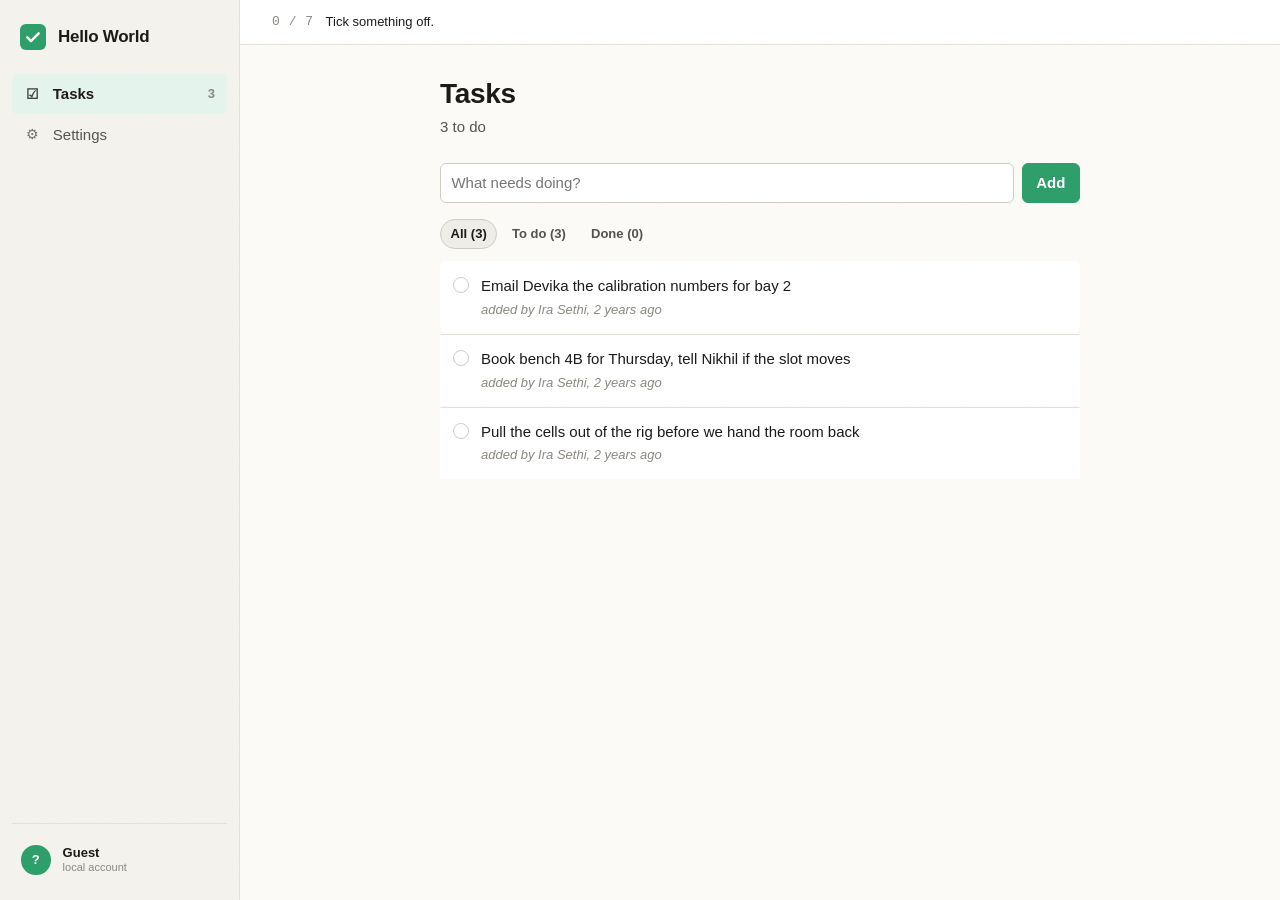
<file: index.html>
<!doctype html>
<html lang="en" data-chapter="0">
<head>
<meta charset="utf-8">
<meta name="viewport" content="width=device-width, initial-scale=1, viewport-fit=cover">
<title>Hello World</title>
<meta name="description" content="A simple to-do list app. Add a task, tick it off. Works offline, stores nothing on a server.">
<meta name="color-scheme" content="light dark">
<meta name="theme-color" content="#fbfaf7">

<meta property="og:type" content="website">
<meta property="og:title" content="Hello World">
<meta property="og:description" content="A simple to-do list app. Add a task, tick it off.">
<meta name="twitter:card" content="summary">

<link rel="icon" href="data:image/svg+xml,%3Csvg xmlns='http://www.w3.org/2000/svg' viewBox='0 0 32 32'%3E%3Crect width='32' height='32' rx='7' fill='%232e9e6b'/%3E%3Cpath d='M9 16.5l4.5 4.5L23 11.5' stroke='white' stroke-width='3' fill='none' stroke-linecap='round' stroke-linejoin='round'/%3E%3C/svg%3E">

<link rel="stylesheet" href="assets/css/tokens.css">
<link rel="stylesheet" href="assets/css/base.css">
<link rel="stylesheet" href="assets/css/layout.css">
<link rel="stylesheet" href="assets/css/components.css">
<link rel="stylesheet" href="assets/css/modules.css">
<link rel="stylesheet" href="assets/css/terminal.css">
</head>
<body>

<a class="skip-link" href="#view">Skip to content</a>

<div id="app" hidden>
  <aside id="sidebar" aria-label="Main navigation">
    <div class="brand">
      <span class="brand-mark" aria-hidden="true">
        <svg viewBox="0 0 32 32" width="26" height="26"><rect width="32" height="32" rx="7" fill="currentColor"/><path d="M9 16.5l4.5 4.5L23 11.5" stroke="var(--paper)" stroke-width="3" fill="none" stroke-linecap="round" stroke-linejoin="round"/></svg>
      </span>
      <span class="brand-name">Hello World</span>
    </div>

    <nav id="nav" class="nav"></nav>

    <div id="bench-slot" class="bench-slot" hidden></div>

    <div class="sidebar-foot">
      <button type="button" id="account-chip" class="account-chip" aria-haspopup="dialog">
        <span class="avatar" aria-hidden="true">?</span>
        <span class="account-text">
          <span class="account-name">Loading</span>
          <span class="account-sub">local account</span>
        </span>
      </button>
    </div>
  </aside>

  <main id="main">
    <div id="objective" class="objective" hidden></div>
    <div id="view" tabindex="-1"></div>
  </main>
</div>

<div id="toasts" class="toasts" role="status" aria-live="polite"></div>
<div id="live-region" class="sr-only" role="status" aria-live="polite"></div>
<div id="modal-root"></div>
<div id="fx" aria-hidden="true"></div>

<noscript>
  <div style="max-width:34rem;margin:4rem auto;padding:0 1.5rem;font:16px/1.6 system-ui,sans-serif">
    <h1>Hello World</h1>
    <p>This to-do list runs entirely in your browser, so it needs JavaScript to be enabled.</p>
  </div>
</noscript>

<script type="module" src="assets/js/main.js"></script>
</body>
</html>
</file>
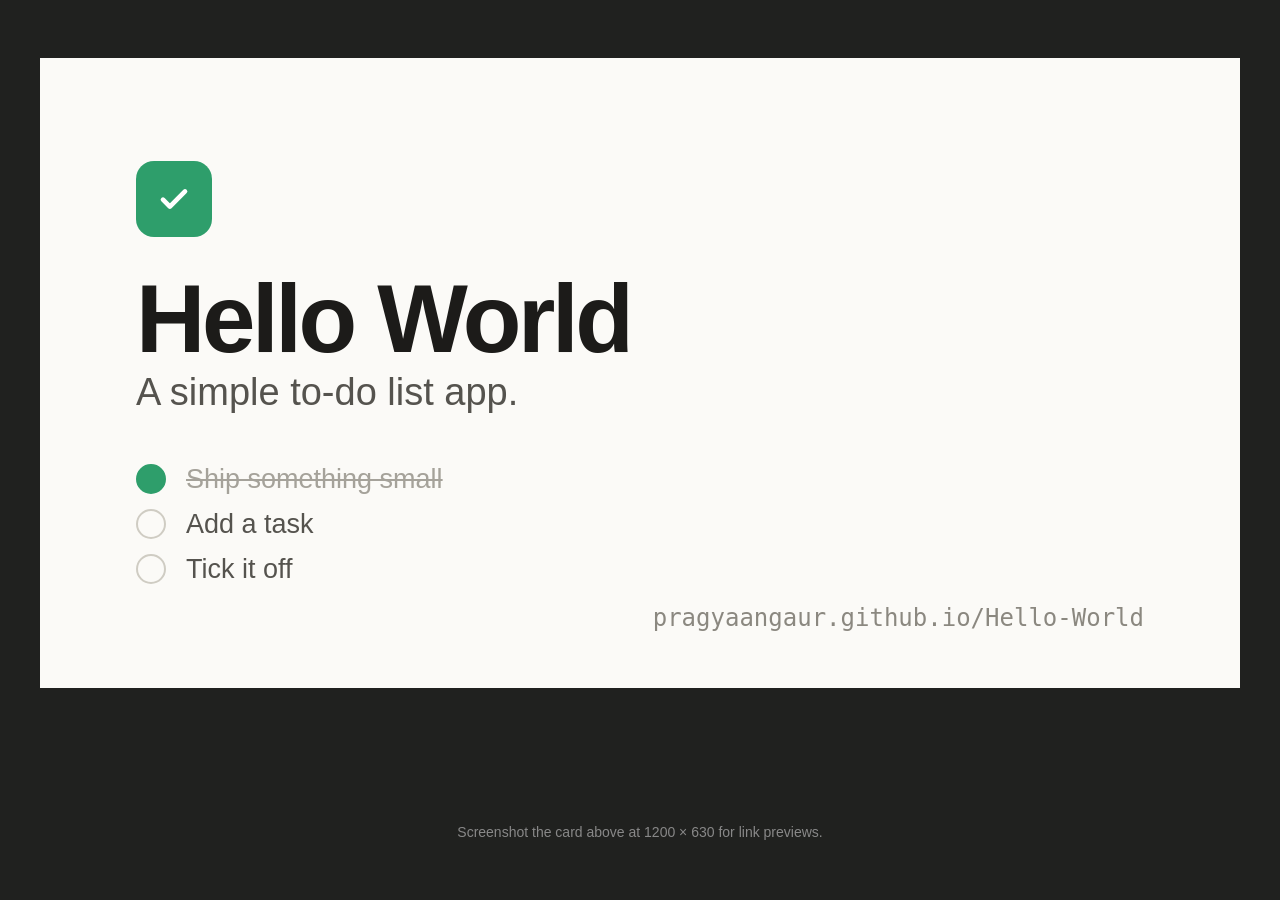
<file: card.html>
<!doctype html>
<html lang="en">
<head>
<meta charset="utf-8">
<title>Hello World · social card</title>
<meta name="robots" content="noindex">
<style>
  /* A 1200 by 630 card for link previews. Open this page and screenshot the
     framed area, then save it as assets/img/og.png and point og:image at it.
     It is a separate page so nothing here can affect the app. */
  body { margin:0; background:#20211f; display:grid; place-items:center; min-height:100vh;
         font-family:-apple-system,BlinkMacSystemFont,"Segoe UI",Roboto,Arial,sans-serif; }
  .card { width:1200px; height:630px; background:#FBFAF7; color:#1C1B19;
          display:flex; flex-direction:column; justify-content:center; gap:34px;
          padding:0 96px; box-sizing:border-box; position:relative; overflow:hidden; }
  .mark { width:76px; height:76px; border-radius:18px; background:#2E9E6B;
          display:grid; place-items:center; }
  h1 { font-size:96px; margin:0; letter-spacing:-.035em; font-weight:680; line-height:1; }
  p  { font-size:38px; margin:0; color:#55534E; line-height:1.35; }
  .list { display:flex; flex-direction:column; gap:14px; margin-top:12px; }
  .row { display:flex; align-items:center; gap:20px; font-size:27px; color:#55534E; }
  .box { width:26px; height:26px; border-radius:50%; border:2.5px solid #CFCCC3; flex:none; }
  .box.on { background:#2E9E6B; border-color:#2E9E6B; }
  .row.done { color:#A5A29A; text-decoration:line-through; }
  .url { position:absolute; right:96px; bottom:56px; font-size:24px; color:#8B8880;
         font-family:ui-monospace,SFMono-Regular,Menlo,monospace; }
  .hint { color:#888; font-size:14px; margin:20px 0 0; }
</style>
</head>
<body>
  <div class="card">
    <div class="mark">
      <svg width="44" height="44" viewBox="0 0 32 32"><path d="M8 16.5l5 5L24 10.5" stroke="#fff" stroke-width="3.4" fill="none" stroke-linecap="round" stroke-linejoin="round"/></svg>
    </div>
    <div>
      <h1>Hello World</h1>
      <p>A simple to-do list app.</p>
    </div>
    <div class="list">
      <div class="row done"><span class="box on"></span>Ship something small</div>
      <div class="row"><span class="box"></span>Add a task</div>
      <div class="row"><span class="box"></span>Tick it off</div>
    </div>
    <div class="url">pragyaangaur.github.io/Hello-World</div>
  </div>
  <p class="hint">Screenshot the card above at 1200 × 630 for link previews.</p>
</body>
</html>
</file>
<file: assets/css/tokens.css>
/* Design tokens.
   The palette is keyed off <html data-chapter> so the interface can shift
   its temperature over time without any component knowing about it. */

:root {
  --font-ui: -apple-system, BlinkMacSystemFont, "Segoe UI", Roboto, "Helvetica Neue", Arial, sans-serif;
  --font-mono: ui-monospace, SFMono-Regular, "SF Mono", Menlo, Consolas, "Liberation Mono", monospace;

  --step--1: 0.8125rem;
  --step-0:  0.9375rem;
  --step-1:  1.0625rem;
  --step-2:  1.3125rem;
  --step-3:  1.75rem;
  --step-4:  2.25rem;

  --sp-1: 0.25rem;
  --sp-2: 0.5rem;
  --sp-3: 0.75rem;
  --sp-4: 1rem;
  --sp-5: 1.5rem;
  --sp-6: 2rem;
  --sp-7: 3rem;

  --r-sm: 6px;
  --r-md: 10px;
  --r-lg: 14px;
  --r-pill: 999px;

  --paper:    #FBFAF7;
  --surface:  #FFFFFF;
  --surface-2:#F3F2ED;
  --sunken:   #EEEDE7;
  --ink:      #1C1B19;
  --ink-2:    #55534E;
  --ink-3:    #8B8880;
  --rule:     #E2E0D9;
  --rule-2:   #CFCCC3;

  --accent:      #2E9E6B;
  --accent-ink:  #FFFFFF;
  --accent-soft: #E4F3EC;
  --accent-line: #A9DCC5;

  --danger:  #B4402F;
  --warn:    #A87413;
  --ok:      #2E9E6B;
  --info:    #2F6F8C;

  --shadow-1: 0 1px 2px rgba(28,27,25,.06), 0 1px 1px rgba(28,27,25,.04);
  --shadow-2: 0 4px 16px rgba(28,27,25,.10), 0 1px 3px rgba(28,27,25,.06);

  --scan: 0;      /* CRT scanline opacity, raised in later chapters */
  --grain: 0;     /* film grain opacity */
  --shift: 0deg;  /* global hue rotation */
  --sat: 1;       /* global saturation */

  --sidebar-w: 15rem;
  --measure: 40rem;
  --dur: 180ms;
  --ease: cubic-bezier(.2,.7,.3,1);
}

/* ---- Dark, for the three states the viewer can be in ---- */
@media (prefers-color-scheme: dark) {
  :root:not([data-theme="light"]) {
    --paper:    #16181A;
    --surface:  #1D2023;
    --surface-2:#23272A;
    --sunken:   #121416;
    --ink:      #E6E8E6;
    --ink-2:    #A6ABA8;
    --ink-3:    #71776F;
    --rule:     #2C3033;
    --rule-2:   #3A3F43;
    --accent:      #46C48A;
    --accent-ink:  #0E1A14;
    --accent-soft: #163023;
    --accent-line: #2A5C44;
    --danger: #E2705C;
    --warn:   #D9A441;
    --ok:     #46C48A;
    --info:   #6BB4D4;
    --shadow-1: 0 1px 2px rgba(0,0,0,.45);
    --shadow-2: 0 6px 22px rgba(0,0,0,.55);
  }
}
:root[data-theme="dark"] {
  --paper:    #16181A;
  --surface:  #1D2023;
  --surface-2:#23272A;
  --sunken:   #121416;
  --ink:      #E6E8E6;
  --ink-2:    #A6ABA8;
  --ink-3:    #71776F;
  --rule:     #2C3033;
  --rule-2:   #3A3F43;
  --accent:      #46C48A;
  --accent-ink:  #0E1A14;
  --accent-soft: #163023;
  --accent-line: #2A5C44;
  --danger: #E2705C;
  --warn:   #D9A441;
  --ok:     #46C48A;
  --info:   #6BB4D4;
  --shadow-1: 0 1px 2px rgba(0,0,0,.45);
  --shadow-2: 0 6px 22px rgba(0,0,0,.55);
}

/* ---- Chapter drift ----
   Chapter 0 and 1 use the palette above untouched. From chapter 2 the
   interface cools down, and from chapter 4 it stops asking the viewer. */

:root[data-chapter="2"], :root[data-chapter="3"] { --accent:#2F8C8C; --accent-soft:#E1F0F0; --accent-line:#A6D6D6; --sat:.96; }
:root[data-theme="dark"][data-chapter="2"],
:root[data-chapter="2"], :root[data-chapter="3"] { }
@media (prefers-color-scheme: dark) {
  :root:not([data-theme="light"])[data-chapter="2"], :root:not([data-theme="light"])[data-chapter="3"] { --accent:#4FBFC0; --accent-soft:#123030; --accent-line:#265A5A; --accent-ink:#08201F; }
}
:root[data-theme="dark"][data-chapter="2"], :root[data-theme="dark"][data-chapter="3"] { --accent:#4FBFC0; --accent-soft:#123030; --accent-line:#265A5A; --accent-ink:#08201F; }

:root[data-chapter="4"] {
  --paper:#F1F0EA; --surface:#F8F7F2; --surface-2:#E9E7DF; --sunken:#E3E1D8;
  --rule:#D8D5CB; --rule-2:#C2BEB2;
  --accent:#8A7434; --accent-soft:#F0EADA; --accent-line:#D3C49A; --accent-ink:#FFFFFF;
  --sat:.82; --grain:.035;
}
@media (prefers-color-scheme: dark) {
  :root:not([data-theme="light"])[data-chapter="4"] {
    --paper:#141513; --surface:#1B1D19; --surface-2:#222420; --sunken:#0F100E;
    --accent:#C9A551; --accent-soft:#2A2413; --accent-line:#5A4C22; --accent-ink:#141210;
  }
}
:root[data-theme="dark"][data-chapter="4"] {
  --paper:#141513; --surface:#1B1D19; --surface-2:#222420; --sunken:#0F100E;
  --accent:#C9A551; --accent-soft:#2A2413; --accent-line:#5A4C22; --accent-ink:#141210;
}

/* The last three acts commit to one look and ignore the viewer's theme. */
:root[data-chapter="5"], :root[data-chapter="6"], :root[data-chapter="7"] {
  --paper:    #0F1113;
  --surface:  #15181B;
  --surface-2:#1B1F22;
  --sunken:   #0A0C0D;
  --ink:      #D6DAD4;
  --ink-2:    #8E948B;
  --ink-3:    #5F655D;
  --rule:     #23282B;
  --rule-2:   #333A3E;
  --accent:      #D9902E;
  --accent-ink:  #120C04;
  --accent-soft: #2A1D0B;
  --accent-line: #5A3E15;
  --danger: #D9564A;
  --warn:   #D9902E;
  --ok:     #5FA872;
  --info:   #6497AD;
  --grain: .05;
  --scan: .05;
  --shadow-1: 0 1px 2px rgba(0,0,0,.6);
  --shadow-2: 0 8px 28px rgba(0,0,0,.7);
}
:root[data-chapter="6"] {
  --paper:#0A0B0C; --surface:#111314; --sunken:#070809;
  --accent:#E8A63C;
}
:root[data-chapter="7"] {
  --paper:#050506; --surface:#0C0D0E; --sunken:#020203;
  --accent:#E85C2E; --accent-soft:#2A1108; --accent-line:#5A2413;
  --ink:#E2E4DE; --danger:#F2604F;
}

/* A person who asks their system for less motion gets no effect layers. The
   game plays exactly the same without them. */
@media (prefers-reduced-motion: reduce) {
  :root { --scan: 0 !important; --grain: 0 !important; }
}
@media (prefers-reduced-motion: reduce) {
  :root { --dur: 0ms; }
}

/* ---- after the ending ----------------------------------------------------
   The one thing the old ending never did was stop. This puts the palette back
   exactly where it started, so a player who finishes the game is looking at
   the same plain green to-do list they opened. It has to come last in this
   file: it beats every chapter block above by being later, not by being more
   specific, which keeps both light and dark working without repeating them. */
:root[data-over="1"] {
  --paper:    #FBFAF7;
  --surface:  #FFFFFF;
  --surface-2:#F3F2ED;
  --sunken:   #EEEDE7;
  --ink:      #1C1B19;
  --ink-2:    #55534E;
  --ink-3:    #8B8880;
  --rule:     #E2E0D9;
  --rule-2:   #CFCCC3;
  --accent:      #2E9E6B;
  --accent-ink:  #FFFFFF;
  --accent-soft: #E4F3EC;
  --accent-line: #A9DCC5;
  --danger:  #B4402F;
  --warn:    #A87413;
  --ok:      #2E9E6B;
  --info:    #2F6F8C;
  --scan: 0 !important;
  --grain: 0 !important;
  --sat: 1 !important;
  --shadow-1: 0 1px 2px rgba(28,27,25,.06), 0 1px 1px rgba(28,27,25,.04);
  --shadow-2: 0 4px 16px rgba(28,27,25,.10), 0 1px 3px rgba(28,27,25,.06);
  transition: none;
}
@media (prefers-color-scheme: dark) {
  :root:not([data-theme="light"])[data-over="1"] {
    --paper:    #16181A;
    --surface:  #1D2023;
    --surface-2:#23272A;
    --sunken:   #121416;
    --ink:      #E6E8E6;
    --ink-2:    #A6ABA8;
    --ink-3:    #71776F;
    --rule:     #2C3033;
    --rule-2:   #3A3F43;
    --accent:      #46C48A;
    --accent-ink:  #0E1A14;
    --accent-soft: #163023;
    --accent-line: #2A5C44;
    --danger: #E2705C;
    --warn:   #D9A441;
    --ok:     #46C48A;
    --info:   #6BB4D4;
    --shadow-1: 0 1px 2px rgba(0,0,0,.45);
    --shadow-2: 0 6px 22px rgba(0,0,0,.55);
  }
}
:root[data-theme="dark"][data-over="1"] {
  --paper:    #16181A;
  --surface:  #1D2023;
  --surface-2:#23272A;
  --sunken:   #121416;
  --ink:      #E6E8E6;
  --ink-2:    #A6ABA8;
  --ink-3:    #71776F;
  --rule:     #2C3033;
  --rule-2:   #3A3F43;
  --accent:      #46C48A;
  --accent-ink:  #0E1A14;
  --accent-soft: #163023;
  --accent-line: #2A5C44;
  --danger: #E2705C;
  --warn:   #D9A441;
  --ok:     #46C48A;
  --info:   #6BB4D4;
}

/* Four seconds of the room letting go, so the player watches it happen
   rather than finding a different page after a reload. */
html { transition: background-color 3.4s ease, color 3.4s ease; }
body { transition: background-color 3.4s ease, color 3.4s ease; }
@media (prefers-reduced-motion: reduce) {
  html, body { transition: none; }
}
</file>
<file: assets/css/base.css>
*, *::before, *::after { box-sizing: border-box; }
html, body { height: 100%; }
body {
  margin: 0;
  background: var(--paper);
  color: var(--ink);
  font-family: var(--font-ui);
  font-size: var(--step-0);
  line-height: 1.55;
  -webkit-font-smoothing: antialiased;
  -webkit-text-size-adjust: 100%;
  transition: background var(--dur) var(--ease), color var(--dur) var(--ease);
}

/* The saturation drift sits on the app frame rather than on body. A filter on
   an ancestor turns position:fixed into position:absolute for everything
   inside it, which put modals off screen whenever the page was scrolled. The
   overlays are siblings of #app, so they stay unfiltered and stay fixed. */
#app { filter: saturate(var(--sat)); }
h1,h2,h3,h4 { margin: 0; font-weight: 650; line-height: 1.22; letter-spacing: -.012em; text-wrap: balance; }
h1 { font-size: var(--step-3); }
h2 { font-size: var(--step-2); }
h3 { font-size: var(--step-1); }
p  { margin: 0 0 var(--sp-4); }
p:last-child { margin-bottom: 0; }
a { color: var(--accent); text-decoration-thickness: 1px; text-underline-offset: 2px; }
ul, ol { margin: 0; padding: 0; }
img, svg, canvas { max-width: 100%; display: block; }
button, input, select, textarea { font: inherit; color: inherit; }
:focus-visible { outline: 2px solid var(--accent); outline-offset: 2px; border-radius: 3px; }
::selection { background: var(--accent-soft); color: var(--ink); }

.mono { font-family: var(--font-mono); font-variant-numeric: tabular-nums; }
.muted { color: var(--ink-2); }
.dim { color: var(--ink-3); }
.small { font-size: var(--step--1); }
.tnum { font-variant-numeric: tabular-nums; }
.sr-only {
  position:absolute; width:1px; height:1px; padding:0; margin:-1px;
  overflow:hidden; clip:rect(0 0 0 0); white-space:nowrap; border:0;
}
.skip-link {
  position:absolute; left:var(--sp-4); top:-3rem; z-index:100;
  background:var(--surface); color:var(--ink); padding:var(--sp-2) var(--sp-4);
  border:1px solid var(--rule); border-radius:var(--r-sm); transition:top var(--dur);
}
.skip-link:focus { top: var(--sp-4); }
[hidden] { display: none !important; }
</file>
<file: assets/css/layout.css>
#app { display: grid; grid-template-columns: var(--sidebar-w) minmax(0,1fr); min-height: 100vh; min-height: 100dvh; }

/* ---- sidebar ---- */
#sidebar {
  border-right: 1px solid var(--rule);
  background: var(--surface-2);
  display: flex; flex-direction: column;
  padding: var(--sp-4) var(--sp-3);
  gap: var(--sp-5);
  position: sticky; top: 0; height: 100vh; height: 100dvh;
}
.brand { display: flex; align-items: center; gap: var(--sp-3); padding: var(--sp-2) var(--sp-2) 0; color: var(--accent); }
.brand-mark { display: flex; }
.brand-name { font-weight: 650; letter-spacing: -.015em; color: var(--ink); font-size: var(--step-1); }

.nav { display: flex; flex-direction: column; gap: 1px; flex: 1; overflow-y: auto; }
.nav-group-label {
  font-size: 11px; letter-spacing: .08em; text-transform: uppercase;
  color: var(--ink-3); padding: var(--sp-4) var(--sp-2) var(--sp-1); font-weight: 600;
}
.nav a {
  display: flex; align-items: center; gap: var(--sp-3);
  padding: var(--sp-2) var(--sp-3); border-radius: var(--r-sm);
  color: var(--ink-2); text-decoration: none; font-weight: 500;
  transition: background var(--dur) var(--ease), color var(--dur) var(--ease);
}
.nav a:hover { background: var(--sunken); color: var(--ink); }
.nav a[aria-current="page"] { background: var(--accent-soft); color: var(--ink); font-weight: 600; }
.nav a .ico { width: 1.05rem; text-align: center; flex: none; opacity: .8; font-size: .95em; }
.nav a .count { margin-left: auto; font-size: var(--step--1); color: var(--ink-3); font-variant-numeric: tabular-nums; }
.nav a .dot-new { margin-left: auto; width: 6px; height: 6px; border-radius: 50%; background: var(--accent); }

.sidebar-foot { border-top: 1px solid var(--rule); padding-top: var(--sp-3); }
.account-chip {
  width: 100%; display: flex; align-items: center; gap: var(--sp-3);
  background: none; border: 1px solid transparent; border-radius: var(--r-md);
  padding: var(--sp-2); cursor: pointer; text-align: left;
}
.account-chip:hover { border-color: var(--rule-2); background: var(--sunken); }
.avatar {
  width: 1.85rem; height: 1.85rem; border-radius: 50%; flex: none;
  display: grid; place-items: center; font-size: var(--step--1); font-weight: 650;
  background: var(--accent); color: var(--accent-ink);
}
.account-text { display: flex; flex-direction: column; min-width: 0; line-height: 1.25; }
.account-name { font-size: var(--step--1); font-weight: 600; overflow: hidden; text-overflow: ellipsis; white-space: nowrap; }
.account-sub { font-size: 11px; color: var(--ink-3); overflow: hidden; text-overflow: ellipsis; white-space: nowrap; }

/* ---- main ---- */
#main { min-width: 0; display: flex; flex-direction: column; }
#view { flex: 1; min-width: 0; padding: var(--sp-6) var(--sp-6) var(--sp-7); }
#view:focus { outline: none; }
.page { max-width: var(--measure); margin: 0 auto; }
.page.wide { max-width: 62rem; }
.page-head { margin-bottom: var(--sp-5); display: flex; align-items: flex-start; gap: var(--sp-4); flex-wrap: wrap; }
.page-head .grow { flex: 1; min-width: 12rem; }
.page-head p { color: var(--ink-2); margin: var(--sp-1) 0 0; font-size: var(--step-0); }
.stack { display: flex; flex-direction: column; gap: var(--sp-4); }
.row { display: flex; gap: var(--sp-3); align-items: center; flex-wrap: wrap; }
.row.tight { gap: var(--sp-2); }
.grid-2 { display: grid; grid-template-columns: repeat(auto-fit, minmax(13rem,1fr)); gap: var(--sp-4); }
.grid-3 { display: grid; grid-template-columns: repeat(auto-fit, minmax(9rem,1fr)); gap: var(--sp-3); }
.spacer { flex: 1; }

@media (max-width: 800px) {
  #app { grid-template-columns: minmax(0,1fr); }
  #sidebar {
    position: sticky; top: 0; height: auto; z-index: 20;
    border-right: 0; border-bottom: 1px solid var(--rule);
    flex-direction: row; align-items: center; gap: var(--sp-3);
    padding: var(--sp-2) var(--sp-3); overflow-x: auto;
  }
  .brand-name { display: none; }
  .nav { flex-direction: row; gap: var(--sp-1); overflow-x: auto; overflow-y: visible; flex-wrap: nowrap; }
  .nav-group-label { display: none; }
  .nav a { white-space: nowrap; padding: var(--sp-2) var(--sp-3); }
  .nav a .count { display: none; }
  .sidebar-foot { border-top: 0; padding-top: 0; margin-left: auto; }
  .account-text { display: none; }
  #view { padding: var(--sp-5) var(--sp-4) var(--sp-7); }
}

/* The one line telling the player what the app is waiting for should not be
   something they have to scroll back up to find. */
@media (min-width: 801px) {
  #objective { position: sticky; top: 0; z-index: 15; }
}
</file>
<file: assets/css/components.css>
/* ---- buttons ---- */
.btn {
  display: inline-flex; align-items: center; justify-content: center; gap: var(--sp-2);
  padding: .48rem .85rem; border-radius: var(--r-sm);
  border: 1px solid var(--rule-2); background: var(--surface); color: var(--ink);
  font-size: var(--step-0); font-weight: 550; cursor: pointer;
  transition: background var(--dur) var(--ease), border-color var(--dur) var(--ease), transform var(--dur) var(--ease);
  white-space: nowrap;
}
.btn:hover:not(:disabled) { background: var(--sunken); }
.btn:active:not(:disabled) { transform: translateY(1px); }
.btn:disabled { opacity: .45; cursor: not-allowed; }
.btn-primary { background: var(--accent); border-color: var(--accent); color: var(--accent-ink); }
.btn-primary:hover:not(:disabled) { filter: brightness(1.06); background: var(--accent); }
.btn-ghost { border-color: transparent; background: none; color: var(--ink-2); }
.btn-ghost:hover:not(:disabled) { background: var(--sunken); color: var(--ink); }
.btn-danger { border-color: var(--danger); color: var(--danger); background: none; }
.btn-danger:hover:not(:disabled) { background: var(--danger); color: #fff; }
.btn-sm { padding: .3rem .6rem; font-size: var(--step--1); }
.btn-block { width: 100%; }
.icon-btn {
  width: 1.9rem; height: 1.9rem; padding: 0; border-radius: var(--r-sm);
  border: 1px solid transparent; background: none; color: var(--ink-3);
  display: grid; place-items: center; cursor: pointer; flex: none;
}
.icon-btn:hover { background: var(--sunken); color: var(--ink); }

/* ---- fields ---- */
.field { display: flex; flex-direction: column; gap: var(--sp-1); min-width: 0; }
.field > label, .lbl {
  font-size: var(--step--1); font-weight: 600; color: var(--ink-2);
}
.field .hint { font-size: var(--step--1); color: var(--ink-3); }
.input, .select, .textarea {
  width: 100%; padding: .48rem .65rem; border-radius: var(--r-sm);
  border: 1px solid var(--rule-2); background: var(--surface); color: var(--ink);
  font-size: var(--step-0); transition: border-color var(--dur) var(--ease);
}
.input:focus, .select:focus, .textarea:focus { border-color: var(--accent); outline: none; box-shadow: 0 0 0 3px var(--accent-soft); }
.textarea { resize: vertical; min-height: 6rem; font-family: inherit; line-height: 1.6; }
.input.mono, .textarea.mono { font-family: var(--font-mono); }
input[type="range"] { width: 100%; accent-color: var(--accent); }
input[type="color"] { padding: 2px; height: 2.2rem; width: 3rem; border: 1px solid var(--rule-2); border-radius: var(--r-sm); background: var(--surface); }
input[type="checkbox"], input[type="radio"] { accent-color: var(--accent); width: 1rem; height: 1rem; }

/* ---- card ---- */
.card {
  background: var(--surface); border: 1px solid var(--rule);
  border-radius: var(--r-md); padding: var(--sp-4);
}
.card.flush { padding: 0; overflow: hidden; }
.card-head {
  display: flex; align-items: center; gap: var(--sp-3);
  padding: var(--sp-3) var(--sp-4); border-bottom: 1px solid var(--rule);
  font-weight: 600; font-size: var(--step-0);
}
.card-body { padding: var(--sp-4); }

/* ---- badges ---- */
.badge {
  display: inline-flex; align-items: center; gap: .3rem;
  font-size: 11px; font-weight: 650; letter-spacing: .04em; text-transform: uppercase;
  padding: .15rem .42rem; border-radius: var(--r-sm);
  background: var(--sunken); color: var(--ink-2); border: 1px solid var(--rule);
}
.badge.accent { background: var(--accent-soft); color: var(--accent); border-color: var(--accent-line); }
.badge.warn { background: transparent; color: var(--warn); border-color: var(--warn); }
.badge.danger { background: transparent; color: var(--danger); border-color: var(--danger); }
.badge.auto { font-family: var(--font-mono); text-transform: none; letter-spacing: 0; }

/* ---- tasks ---- */
.task-form { display: flex; gap: var(--sp-2); margin-bottom: var(--sp-4); }
.task-form .input { flex: 1; }
.task-list { list-style: none; display: flex; flex-direction: column; gap: 1px; }
.task {
  display: flex; align-items: flex-start; gap: var(--sp-3);
  padding: var(--sp-3); border-radius: var(--r-sm);
  border: 1px solid transparent; background: var(--surface);
  transition: background var(--dur) var(--ease);
}
.task:hover { background: var(--surface-2); }
.task + .task { border-top: 1px solid var(--rule); border-radius: 0; }
.task-check {
  appearance: none; -webkit-appearance: none; margin: .18rem 0 0; flex: none;
  width: 1.15rem; height: 1.15rem; border: 1.5px solid var(--rule-2);
  border-radius: 50%; cursor: pointer; position: relative;
  transition: border-color var(--dur), background var(--dur);
}
.task-check:hover { border-color: var(--accent); }
.task-check:checked { background: var(--accent); border-color: var(--accent); }
.task-check:checked::after {
  content: ""; position: absolute; left: .34rem; top: .16rem;
  width: .26rem; height: .5rem; border: solid var(--accent-ink);
  border-width: 0 2px 2px 0; transform: rotate(42deg);
}
.task-main { flex: 1; min-width: 0; }
.task-text { word-break: break-word; }
.task.done .task-text { text-decoration: line-through; color: var(--ink-3); }
.task-meta { display: flex; gap: var(--sp-2); align-items: center; margin-top: .15rem; flex-wrap: wrap; }
.task-note { font-size: var(--step--1); color: var(--ink-3); }
.task .icon-btn { opacity: 0; }
.task:hover .icon-btn, .task:focus-within .icon-btn { opacity: 1; }
.task[data-locked="1"] .icon-btn { display: none; }
.task[data-source="auto"] { background: var(--accent-soft); }
.task[data-source="auto"] .task-text { font-family: var(--font-mono); font-size: var(--step--1); }

.task-search, .tool-search { width: 100%; margin-bottom: var(--sp-3); }
.tool-search { max-width: 22rem; }
.tool-none { margin: 0 0 var(--sp-4); }
/* Safari draws its own clear button on a search field, which sits on top of
   the one the browser already gives every text input on other platforms. */
.task-search::-webkit-search-decoration, .tool-search::-webkit-search-decoration,
.task-search::-webkit-search-results-button,
.tool-search::-webkit-search-results-button { -webkit-appearance: none; }

.filters { display: flex; gap: var(--sp-1); margin-bottom: var(--sp-3); flex-wrap: wrap; align-items: center; }
.filter {
  padding: .25rem .6rem; border-radius: var(--r-pill); border: 1px solid transparent;
  background: none; color: var(--ink-2); font-size: var(--step--1); font-weight: 550; cursor: pointer;
}
.filter:hover { background: var(--sunken); }
.filter[aria-pressed="true"] { background: var(--sunken); border-color: var(--rule-2); color: var(--ink); }

.empty { text-align: center; padding: var(--sp-7) var(--sp-4); color: var(--ink-3); }
.empty .big { font-size: 2rem; margin-bottom: var(--sp-3); opacity: .5; }

/* ---- toolbox ---- */
.tool-grid { display: grid; grid-template-columns: repeat(auto-fill, minmax(10rem,1fr)); gap: var(--sp-3); }
@media (max-width: 420px) {
  .tool-grid { grid-template-columns: repeat(2, minmax(0,1fr)); gap: var(--sp-2); }
  .tool-card { padding: var(--sp-3); }
}
.tool-card {
  display: flex; flex-direction: column; gap: var(--sp-1); text-align: left;
  padding: var(--sp-3) var(--sp-4) var(--sp-4); border: 1px solid var(--rule);
  border-radius: var(--r-md); background: var(--surface); color: inherit;
  text-decoration: none; cursor: pointer; position: relative;
  transition: border-color var(--dur) var(--ease), transform var(--dur) var(--ease), box-shadow var(--dur) var(--ease);
}
.tool-card:hover { border-color: var(--rule-2); box-shadow: var(--shadow-1); transform: translateY(-1px); }
.tool-card .t-ico { font-size: 1.4rem; line-height: 1.6; }
.tool-card .t-name { font-weight: 600; }
.tool-card .t-dept { font-size: 11px; letter-spacing: .06em; text-transform: uppercase; color: var(--ink-3); font-weight: 600; }
.tool-card .t-new { position: absolute; top: var(--sp-3); right: var(--sp-3); width: 6px; height: 6px; border-radius: 50%; background: var(--accent); }
.dept-head { display: flex; align-items: baseline; gap: var(--sp-3); margin: var(--sp-5) 0 var(--sp-3); }
.dept-head h2 { font-size: var(--step-1); }
.dept-head .line { flex: 1; height: 1px; background: var(--rule); }

/* ---- tool page frame ---- */
.tool-head { display: flex; align-items: center; gap: var(--sp-3); margin-bottom: var(--sp-5); flex-wrap: wrap; }
.tool-head .back { flex: none; }
.tool-head h1 { font-size: var(--step-2); }
.tool-head .sub { color: var(--ink-2); font-size: var(--step--1); margin-top: .1rem; }
.readout {
  font-family: var(--font-mono); font-variant-numeric: tabular-nums;
  background: var(--sunken); border: 1px solid var(--rule);
  border-radius: var(--r-sm); padding: var(--sp-3) var(--sp-4);
  font-size: var(--step-2); overflow-x: auto; white-space: nowrap;
}
.readout.big { font-size: var(--step-4); }
.kv { display: grid; grid-template-columns: auto 1fr; gap: var(--sp-1) var(--sp-4); font-size: var(--step-0); }
.kv dt { color: var(--ink-2); }
.kv dd { margin: 0; font-family: var(--font-mono); font-variant-numeric: tabular-nums; text-align: right; }
canvas.stage { width: 100%; border: 1px solid var(--rule); border-radius: var(--r-sm); background: var(--sunken); touch-action: none; }

/* ---- tabs ---- */
.tabs { display: flex; gap: var(--sp-1); border-bottom: 1px solid var(--rule); margin-bottom: var(--sp-4); overflow-x: auto; }
.tab {
  padding: var(--sp-2) var(--sp-3); background: none; border: 0; border-bottom: 2px solid transparent;
  color: var(--ink-2); font-weight: 550; cursor: pointer; white-space: nowrap;
}
.tab[aria-selected="true"] { color: var(--ink); border-bottom-color: var(--accent); }

/* ---- toasts ---- */
.toasts {
  position: fixed; bottom: var(--sp-4); right: var(--sp-4); z-index: 60;
  display: flex; flex-direction: column; gap: var(--sp-2); max-width: min(24rem, calc(100vw - 2rem));
  pointer-events: none;
}
.toast {
  background: var(--surface); border: 1px solid var(--rule-2); border-left: 3px solid var(--accent);
  border-radius: var(--r-sm); padding: var(--sp-3) var(--sp-4); box-shadow: var(--shadow-2);
  font-size: var(--step--1); pointer-events: auto;
  animation: toast-in 240ms var(--ease);
}
.toast .t-title { font-weight: 650; margin-bottom: .1rem; }
.toast .t-body { color: var(--ink-2); }
.toast.auto { border-left-color: var(--warn); }
.toast.auto .t-title { font-family: var(--font-mono); font-size: var(--step--1); }
@keyframes toast-in { from { opacity: 0; transform: translateY(8px); } to { opacity: 1; transform: none; } }
@media (prefers-reduced-motion: reduce) { .toast { animation: none; } }

/* ---- modal ---- */
.modal-backdrop {
  position: fixed; inset: 0; z-index: 70; background: rgba(10,12,13,.55);
  display: grid; place-items: center; padding: var(--sp-4);
  backdrop-filter: blur(2px);
}
.modal {
  background: var(--surface); border: 1px solid var(--rule-2); border-radius: var(--r-lg);
  box-shadow: var(--shadow-2); max-width: 34rem; width: 100%;
  max-height: 85vh; overflow-y: auto; padding: var(--sp-5);
}
.modal h2 { margin-bottom: var(--sp-3); }
.modal-actions { display: flex; gap: var(--sp-2); justify-content: flex-end; margin-top: var(--sp-5); flex-wrap: wrap; }

/* ---- settings ---- */
.setting {
  display: flex; align-items: center; gap: var(--sp-4);
  padding: var(--sp-3) 0; border-bottom: 1px solid var(--rule);
}
.setting:last-child { border-bottom: 0; }
.setting .s-main { flex: 1; min-width: 0; }
.setting .s-name { font-weight: 600; }
.setting .s-desc { font-size: var(--step--1); color: var(--ink-2); }
.switch { position: relative; width: 2.6rem; height: 1.5rem; flex: none; }
.switch input { position: absolute; opacity: 0; width: 100%; height: 100%; margin: 0; cursor: pointer; }
.switch .track {
  position: absolute; inset: 0; background: var(--rule-2); border-radius: var(--r-pill);
  transition: background var(--dur) var(--ease); pointer-events: none;
}
.switch .track::after {
  content: ""; position: absolute; top: 3px; left: 3px; width: 1.1rem; height: 1.1rem;
  background: var(--surface); border-radius: 50%; transition: transform var(--dur) var(--ease);
  box-shadow: var(--shadow-1);
}
.switch input:checked + .track { background: var(--accent); }
.switch input:checked + .track::after { transform: translateX(1.1rem); }
.switch input:focus-visible + .track { outline: 2px solid var(--accent); outline-offset: 2px; }

/* ---- effects layer ---- */
#fx { position: fixed; inset: 0; pointer-events: none; z-index: 90; }
#fx::before {
  content: ""; position: absolute; inset: 0; opacity: var(--scan);
  background: repeating-linear-gradient(to bottom, rgba(0,0,0,.5) 0 1px, transparent 1px 3px);
}
#fx::after {
  content: ""; position: absolute; inset: 0; opacity: var(--grain);
  background-image: url("data:image/svg+xml,%3Csvg xmlns='http://www.w3.org/2000/svg' width='120' height='120'%3E%3Cfilter id='n'%3E%3CfeTurbulence type='fractalNoise' baseFrequency='.8' numOctaves='3'/%3E%3C/filter%3E%3Crect width='120' height='120' filter='url(%23n)'/%3E%3C/svg%3E");
}

.task[data-source="objective"] { background: var(--accent-soft); border-left: 3px solid var(--accent); }
.task[data-source="objective"] .task-text { text-decoration: none; }
.task[data-source="objective"] .task-text:hover { text-decoration: underline; }

/* ---- the objective strip -------------------------------------------------
   A permanent line across the top of the screen saying what the app is
   waiting for. Without it a player has to guess, and guessing is the one
   thing this game should never ask for. */

.objective {
  border-bottom: 1px solid var(--rule);
  background: var(--surface);
  padding: var(--sp-3) var(--sp-6);
  display: flex;
  align-items: center;
  gap: var(--sp-3);
  flex-wrap: wrap;
  font-size: var(--step--1);
}

.objective .obj-label {
  font-family: var(--font-mono);
  font-size: var(--step--1);
  letter-spacing: .04em;
  text-transform: uppercase;
  color: var(--ink-3);
  flex: none;
}

.objective .obj-goal { color: var(--ink); flex: 1; min-width: 12rem; }

.objective .obj-count {
  font-family: var(--font-mono);
  color: var(--ink-2);
  flex: none;
}

.objective .obj-bar {
  flex: none;
  width: 5rem;
  height: 4px;
  border-radius: var(--r-pill);
  background: var(--sunken);
  overflow: hidden;
}

.objective .obj-bar span {
  display: block;
  height: 100%;
  background: var(--accent);
  transition: width var(--dur) var(--ease);
}

.objective .obj-go {
  flex: none;
  color: var(--accent);
  font-weight: 600;
  text-decoration: none;
  white-space: nowrap;
}

.objective .obj-go:hover { text-decoration: underline; }

@media (max-width: 800px) {
  .objective { padding: var(--sp-3) var(--sp-4); }
  .objective .obj-bar { display: none; }
}

/* The age line on a task that was left here by somebody else. */
.task-note.left-over { color: var(--ink-3); font-style: italic; }

/* ---- the three endings, as buttons ---------------------------------------
   The last thing the game asks for is a line of Python. These write it, so a
   player who does not code still gets to make the decision that matters. */

.choices { display: grid; gap: var(--sp-2); margin-top: var(--sp-3); }

.choice {
  display: block;
  width: 100%;
  text-align: left;
  padding: var(--sp-3) var(--sp-4);
  border: 1px solid var(--rule-2);
  border-radius: var(--r-md);
  background: var(--surface);
  color: var(--ink);
  cursor: pointer;
  font: inherit;
  transition: border-color var(--dur) var(--ease), background var(--dur) var(--ease);
}

.choice:hover { border-color: var(--accent); background: var(--surface-2); }
.choice:focus-visible { outline: 2px solid var(--accent); outline-offset: 2px; }

.choice-name { display: block; font-weight: 600; margin-bottom: var(--sp-1); }
.choice-desc { display: block; font-size: var(--step--1); color: var(--ink-2); line-height: 1.5; }

/* A task the machine wrote in answer to something the player typed. */
.task[data-source="reply"] { border-left: 3px solid var(--info); }
.task[data-source="reply"] .task-text {
  font-family: var(--font-mono);
  font-size: var(--step--1);
  color: var(--ink);
}

/* The two seconds before the last act, when the list is taken away. */
.task-list.wiped { opacity: 0; transform: translateY(-4px); transition: opacity 420ms ease, transform 420ms ease; }
@media (prefers-reduced-motion: reduce) { .task-list.wiped { opacity: .25; transform: none; } }

.objective .obj-goal span { display: block; }
.objective .obj-hint { color: var(--ink-3); font-size: var(--step--1); margin-top: 2px; }

/* The line under the task box that says the list is being read. */
.sync {
  font-size: var(--step--1);
  color: var(--ink-3);
  margin: calc(var(--sp-2) * -1) 0 var(--sp-3);
}
.sync.busy { color: var(--accent); }
.sync.busy::after {
  content: "";
  display: inline-block;
  width: .4rem; height: .4rem;
  margin-left: .4rem;
  border-radius: 50%;
  background: currentColor;
  animation: sync-pulse 1.1s ease-in-out infinite;
}
@keyframes sync-pulse { 0%, 100% { opacity: .25; } 50% { opacity: 1; } }
@media (prefers-reduced-motion: reduce) { .sync.busy::after { animation: none; opacity: .8; } }

/* The tools the current act needs, listed in the strip so nobody hunts. */
.objective .obj-tools { display: flex; align-items: center; gap: var(--sp-2); flex: none; }
.objective .obj-tool {
  color: var(--accent);
  text-decoration: none;
  border: 1px solid var(--accent-line);
  border-radius: var(--r-pill);
  padding: 1px var(--sp-2);
  font-size: var(--step--1);
  white-space: nowrap;
}
.objective .obj-tool:hover { background: var(--accent-soft); }
@media (max-width: 800px) { .objective .obj-tools { width: 100%; } }

/* ==========================================================================
   The story, drawn
   ==========================================================================
   Everything below here exists because the game used to explain itself in
   paragraphs and nobody read them. A bar climbing toward a red line does the
   same job in half a second. */

/* ---- the bench, four cells in a rack ---- */
.bench { display: flex; flex-direction: column; gap: var(--sp-2); }
.bench-rack {
  position: relative;
  display: grid; grid-template-columns: repeat(4, 1fr); gap: var(--sp-2);
  height: 9rem; padding: var(--sp-2);
  background: var(--sunken); border: 1px solid var(--rule); border-radius: var(--r-sm);
}
.bench-compact .bench-rack { height: 4.5rem; }
.bay {
  position: relative; overflow: hidden;
  border: 1px solid var(--rule-2); border-radius: 3px; background: var(--surface);
  display: flex; flex-direction: column; justify-content: flex-end; align-items: center;
  padding-bottom: 3px;
}
.bay-fill {
  position: absolute; left: 0; right: 0; bottom: 0;
  background: linear-gradient(to top, var(--ok), var(--ok));
  opacity: .28; transition: height 900ms var(--ease);
}
.bay[data-level="warm"] .bay-fill { background: var(--warn); opacity: .3; }
.bay[data-level="hot"]  .bay-fill { background: var(--danger); opacity: .38; }
.bay[data-level="vent"] .bay-fill { background: var(--danger); opacity: .55; }
.bay-hot { border-color: var(--danger); }
/* The bay number sits at the foot of the cell with its reading, out of the
   way of the vent line, which can cross the rack at any height. */
.bay-num {
  position: relative; order: 2;
  font-family: var(--font-mono); font-size: 10px; color: var(--ink-3);
}
.bay-temp {
  position: relative; order: 1;
  font-family: var(--font-mono); font-size: var(--step--1);
  font-variant-numeric: tabular-nums; color: var(--ink-2);
}
.bay-hot .bay-temp { color: var(--danger); font-weight: 700; }
.bench-compact .bay-num { display: none; }
.bench-limit {
  position: absolute; left: var(--sp-2); right: var(--sp-2); height: 0;
  border-top: 1px dashed var(--danger); z-index: 2; pointer-events: none;
}
/* The label sits under its own line and at the left end, away from the bay
   numbers that run along the top edge of the rack. */
.bench-limit span {
  position: absolute; left: 0; top: 3px;
  font-family: var(--font-mono); font-size: 10px; color: var(--danger);
  background: var(--sunken); padding: 0 3px; border-radius: 2px;
}
.bench-foot {
  display: flex; justify-content: space-between; gap: var(--sp-3);
  font-family: var(--font-mono); font-size: var(--step--1); color: var(--ink-3);
}
.bench-read[data-level="hot"], .bench-read[data-level="vent"] { color: var(--danger); }
.bench-read[data-level="warm"] { color: var(--warn); }

/* ---- the chip in the sidebar ---- */
.bench-slot { padding: var(--sp-3) var(--sp-4) 0; }
.bench-chip {
  display: flex; flex-direction: column; gap: 5px;
  padding: var(--sp-3); border: 1px solid var(--rule); border-radius: var(--r-sm);
  background: var(--surface); text-decoration: none; color: inherit;
}
.bench-chip:hover { border-color: var(--rule-2); }
.bench-chip[data-level="hot"], .bench-chip[data-level="vent"] { border-color: var(--danger); }
.bc-top { display: flex; justify-content: space-between; align-items: baseline; gap: var(--sp-2); }
.bc-name { font-size: var(--step--1); font-weight: 600; }
.bc-temp {
  font-family: var(--font-mono); font-variant-numeric: tabular-nums;
  font-size: var(--step-0); font-weight: 700; color: var(--ink-2);
}
.bench-chip[data-level="warm"] .bc-temp { color: var(--warn); }
.bench-chip[data-level="hot"] .bc-temp, .bench-chip[data-level="vent"] .bc-temp { color: var(--danger); }
.bc-bar { display: block; height: 3px; border-radius: var(--r-pill); background: var(--sunken); overflow: hidden; }
.bc-bar span { display: block; height: 100%; background: var(--danger); transition: width 900ms var(--ease); }
.bc-sub { font-size: 11px; color: var(--ink-3); }

/* On a phone the sidebar is a horizontal strip, so the chip lies down and
   drops everything that will not fit on one line. */
@media (max-width: 800px) {
  .bench-slot { padding: 0; flex: none; }
  .bench-chip { flex-direction: row; align-items: center; gap: var(--sp-2); padding: var(--sp-2) var(--sp-3); white-space: nowrap; }
  .bench-chip .bc-bar, .bench-chip .bc-sub { display: none; }
  .bc-top { gap: var(--sp-2); }
}

/* ---- the bench page ---- */
.bench-hero {
  display: grid; grid-template-columns: 1fr auto; gap: var(--sp-5); align-items: center;
  padding: var(--sp-5); border: 1px solid var(--rule); border-radius: var(--r-md);
  background: var(--surface);
}
.bench-hero[data-level="hot"], .bench-hero[data-level="vent"] { border-color: var(--danger); }
.bench-side { text-align: right; }
.bench-big {
  font-family: var(--font-mono); font-variant-numeric: tabular-nums;
  font-size: var(--step-4); font-weight: 700; line-height: 1; color: var(--danger);
}
.bench-big span { font-size: var(--step-1); margin-left: 2px; }
.bench-tag { font-size: var(--step--1); color: var(--danger); margin-top: var(--sp-1); }
.bench-vs { margin-top: var(--sp-4); font-size: var(--step--1); color: var(--ink-3); }
.bench-vs span { display: block; }
.bench-vs strong { font-family: var(--font-mono); color: var(--ink-2); }
.chart-wrap { width: 100%; overflow-x: auto; }
.chart-wrap svg { width: 100%; min-width: 22rem; height: auto; display: block; }
.kv.kv-wide dd { text-align: left; }
@media (max-width: 620px) {
  .bench-hero { grid-template-columns: 1fr; }
  .bench-side { text-align: left; }
}

/* ---- the beat, which is a picture and two sentences ---- */
.beat { display: flex; flex-direction: column; gap: var(--sp-4); }
.glyph {
  font-family: var(--font-mono); font-weight: 700; line-height: 1;
  font-size: clamp(2.6rem, 12vw, 4.5rem); letter-spacing: -.02em;
  color: var(--ink); text-align: center;
}
.glyph.warn { color: var(--warn); }
.glyph.danger { color: var(--danger); }
.beat-words p { color: var(--ink-2); margin-bottom: var(--sp-3); }
.beat-words p:last-child { margin-bottom: 0; }
.beat-cta {
  border-top: 1px solid var(--rule); padding-top: var(--sp-3);
}
.beat-step {
  display: block; font-family: var(--font-mono); font-size: 11px;
  letter-spacing: .06em; text-transform: uppercase; color: var(--ink-3);
  margin-bottom: var(--sp-1);
}
.beat-do { margin: 0; font-weight: 600; color: var(--ink); }

/* ---- the pictures inside a beat ---- */
.art {
  border: 1px solid var(--rule); border-radius: var(--r-sm);
  background: var(--sunken); padding: var(--sp-4);
}
.art-cap {
  margin-top: var(--sp-3); text-align: center;
  font-family: var(--font-mono); font-size: var(--step--1); color: var(--ink-3);
}

.art-log { display: flex; flex-direction: column; gap: 2px; padding: var(--sp-3); }
.art-row {
  display: flex; gap: var(--sp-3); align-items: baseline;
  font-family: var(--font-mono); font-size: var(--step--1);
  padding: 3px var(--sp-2); border-radius: 3px; opacity: .55;
}
.art-row .art-when { flex: none; width: 6.5rem; color: var(--ink-3); }
.art-row .art-what { color: var(--ink-2); }
.art-row-now { opacity: 1; background: var(--accent-soft); }
.art-row-now .art-what { color: var(--ink); font-weight: 700; }

.art-blink { display: flex; flex-direction: column; align-items: center; gap: var(--sp-3); }
.art-bulb {
  width: 2.2rem; height: 2.2rem; border-radius: 50%;
  background: var(--warn); box-shadow: 0 0 22px var(--warn);
  animation: art-blink 1.6s steps(1, end) infinite;
}
@keyframes art-blink { 0%, 45% { opacity: 1; } 46%, 100% { opacity: .12; } }
.art-morse { display: flex; align-items: center; gap: 5px; flex-wrap: wrap; justify-content: center; }
.art-mark { width: 7px; height: 7px; border-radius: 2px; background: var(--ink-2); }
.art-mark.dash { width: 20px; }
.art-gap { width: 12px; }

.art-resistor { display: flex; flex-direction: column; align-items: center; }
.art-res { display: flex; align-items: center; }
.art-lead { width: 2.5rem; height: 3px; background: var(--rule-2); }
.art-body {
  display: flex; align-items: stretch; gap: 9px; justify-content: center;
  width: 11rem; height: 3.4rem; border-radius: 10px; padding: 0 .9rem;
  background: #d9c9a8; border: 1px solid rgba(0,0,0,.18);
}
.art-band { width: 11px; flex: none; }

.art-people { display: grid; grid-template-columns: repeat(4, 1fr); gap: var(--sp-2); }
.art-person { display: flex; flex-direction: column; align-items: center; gap: 4px; text-align: center; opacity: .45; }
.art-face {
  width: 2.4rem; height: 2.4rem; border-radius: 50%;
  display: grid; place-items: center;
  background: var(--surface-2); border: 1px solid var(--rule-2);
  font-family: var(--font-mono); font-size: var(--step--1); font-weight: 700; color: var(--ink-2);
}
.art-person .art-name { font-size: var(--step--1); font-weight: 600; }
.art-person .art-when { font-size: 10px; color: var(--ink-3); font-family: var(--font-mono); }
.art-oncall { opacity: 1; }
.art-oncall .art-face { border-color: var(--accent); color: var(--accent); }
.art-you { opacity: 1; }
.art-you .art-face { background: var(--accent); border-color: var(--accent); color: var(--accent-ink); }
@media (max-width: 520px) { .art-people { grid-template-columns: repeat(2, 1fr); gap: var(--sp-3); } }

.art-sheet { display: grid; grid-template-columns: 1fr auto 1fr; gap: var(--sp-3); align-items: center; }
.art-sheet-col { display: flex; flex-direction: column; gap: 3px; text-align: center; }
.art-sheet-h { font-size: 10px; letter-spacing: .06em; text-transform: uppercase; color: var(--ink-3); }
.art-sheet-v {
  font-family: var(--font-mono); font-size: var(--step-3); font-weight: 700; color: var(--ink);
}
.art-sheet-s { font-size: var(--step--1); color: var(--ink-3); }
.art-sheet-vs { font-size: var(--step-3); color: var(--danger); }
.art-sheet-live .art-sheet-v { color: var(--danger); }
.art-bench { padding: var(--sp-3); }

/* ---- the trace under every tool ---- */
.trace {
  display: flex; gap: var(--sp-3); align-items: flex-start;
  margin-top: var(--sp-4); padding: var(--sp-3);
  border: 1px dashed var(--rule-2); border-radius: var(--r-sm);
  background: transparent;
}
.trace-dot {
  flex: none; width: 6px; height: 6px; margin-top: .45rem;
  border-radius: 50%; background: var(--ink-3); opacity: .6;
}
.trace-body { display: flex; flex-direction: column; gap: 1px; min-width: 0; }
.trace-line { font-size: var(--step--1); color: var(--ink-2); }
.trace-who { font-family: var(--font-mono); font-size: 10px; color: var(--ink-3); }

/* A readout saying something it should not. It gets no styling of its own on
   purpose, beyond going the colour of everything else that is wrong. */
[data-haunted="1"] { color: var(--danger) !important; }
[data-drain="1"] { filter: grayscale(1) contrast(.8); transition: filter 180ms linear; }

/* ---- dice, drawn as dice ---- */
.dice-faces {
  display: flex; gap: var(--sp-2); justify-content: center; flex-wrap: wrap;
  margin-bottom: var(--sp-3); min-height: 0;
}
.dice-faces:empty { display: none; }
.die {
  display: grid; grid-template-columns: repeat(3, 1fr); gap: 3px;
  width: 3rem; height: 3rem; padding: 6px;
  border: 1px solid var(--rule-2); border-radius: var(--r-sm); background: var(--surface);
  box-shadow: var(--shadow-1);
}
.pip { border-radius: 50%; background: transparent; }
.pip.on { background: var(--ink); }
.dice-faces.rolled .die { animation: die-in 260ms var(--ease); }
@keyframes die-in { from { transform: scale(.82) rotate(-8deg); opacity: 0; } to { transform: none; opacity: 1; } }
@media (prefers-reduced-motion: reduce) { .dice-faces.rolled .die { animation: none; } .art-bulb { animation: none; } }

/* A tool saying what the story wants from it, in the tool itself. */
.quest {
  display: flex; align-items: center; gap: var(--sp-2);
  padding: var(--sp-3) var(--sp-4); margin-bottom: var(--sp-3);
  border: 1px solid var(--accent-line); border-radius: var(--r-sm);
  background: var(--accent-soft); font-size: var(--step--1); font-weight: 600;
}
.quest[data-hit="1"] { border-color: var(--ok); }
.quest-dot {
  width: 8px; height: 8px; border-radius: 50%; background: var(--accent);
  animation: sync-pulse 1.2s ease-in-out infinite;
}
.quest-dot.hit { background: var(--ok); animation: none; }
@media (prefers-reduced-motion: reduce) { .quest-dot { animation: none; } }

/* ---- the objective strip, after the diet ---- */
.objective .obj-hint-btn {
  flex: none; width: 1.5rem; height: 1.5rem; border-radius: 50%;
  border: 1px solid var(--rule-2); background: var(--surface); color: var(--ink-2);
  cursor: pointer; font-size: var(--step--1); font-weight: 700; line-height: 1;
  display: grid; place-items: center;
}
.objective .obj-hint-btn:hover { background: var(--sunken); color: var(--ink); }
.objective .obj-hint {
  flex-basis: 100%; margin-top: var(--sp-2); padding-top: var(--sp-2);
  border-top: 1px dashed var(--rule); color: var(--ink-2);
  display: flex; gap: var(--sp-3); align-items: center; flex-wrap: wrap;
}
.objective[data-done="1"] { border-bottom-color: var(--accent-line); }

/* ---- the end ---- */
.end-hero {
  display: flex; flex-direction: column; align-items: flex-start; gap: var(--sp-2);
  padding: var(--sp-6) var(--sp-5); margin-bottom: var(--sp-5);
  border: 1px solid var(--rule); border-radius: var(--r-md); background: var(--surface);
}
.end-mark {
  width: 3rem; height: 3rem; border-radius: 50%; display: grid; place-items: center;
  font-size: var(--step-3); font-weight: 700;
  background: var(--sunken); color: var(--ink-2); margin-bottom: var(--sp-2);
}
.end-good .end-mark { background: var(--accent-soft); color: var(--ok); }
.end-good { border-color: var(--accent-line); }
.end-warn .end-mark { background: transparent; border: 1px solid var(--warn); color: var(--warn); }
.end-bad .end-mark { background: transparent; border: 1px solid var(--danger); color: var(--danger); }
.end-hero h1 { font-size: var(--step-3); }
.end-final { margin-top: var(--sp-3); }
.end-temp {
  display: block; font-family: var(--font-mono); font-variant-numeric: tabular-nums;
  font-size: var(--step-2); font-weight: 700;
}
.end-good .end-temp { color: var(--ok); }
.end-warn .end-temp { color: var(--warn); }
.end-bad .end-temp { color: var(--danger); }
.end-temp-sub { font-size: var(--step--1); color: var(--ink-3); }

.end-card { text-align: center; padding: var(--sp-6) 0; }
.end-rule { height: 1px; background: var(--rule); }
.end-word {
  font-size: var(--step-4); font-weight: 700; letter-spacing: -.02em;
  padding: var(--sp-5) 0 var(--sp-2);
}
.end-sub { color: var(--ink-3); font-size: var(--step--1); padding-bottom: var(--sp-5); margin: 0; }
.end-back { border-color: var(--accent-line); }
.quest-bands { display: inline-flex; gap: 4px; align-items: center; margin-left: var(--sp-1); }
.quest-band {
  width: 9px; height: 1.4rem; border-radius: 2px; border: 1px solid rgba(0,0,0,.2);
}

/* ---- the reading drawn on a task the machine wrote ----------------------
   Nine near identical lines of text is a wall. Nine bars climbing toward the
   same two marks is the story. */
.reading { display: flex; align-items: center; gap: var(--sp-2); margin-top: .3rem; max-width: 22rem; }
.reading-track {
  position: relative; flex: 1; height: 5px; border-radius: var(--r-pill);
  background: var(--sunken); overflow: hidden;
}
.reading-fill { position: absolute; left: 0; top: 0; bottom: 0; border-radius: var(--r-pill); background: var(--warn); }
.reading-fill[data-level="hot"] { background: var(--danger); opacity: .75; }
.reading-fill[data-level="vent"] { background: var(--danger); }
.reading-mark { position: absolute; top: -2px; bottom: -2px; width: 1px; }
.reading-mark.limit { background: var(--ink-3); }
.reading-mark.vent { background: var(--danger); }
.reading-val {
  flex: none; font-family: var(--font-mono); font-size: 11px;
  font-variant-numeric: tabular-nums; color: var(--ink-3);
}

/* The few seconds when the backlog is landing. The page stops calling itself
   a to-do list, because for those seconds it is not one. */
.page-head.receiving h1 { color: var(--danger); }
.page-head.receiving p { font-family: var(--font-mono); color: var(--warn); }

/* A row the bench wrote, marked so a glance down the list separates what you
   put there from what arrived on its own. */
.task[data-source="reply"] .task-main::before,
.task[data-source="auto"] .task-main::before {
  content: ""; position: absolute; left: -.85rem; top: .55rem;
  width: 5px; height: 5px; border-radius: 50%; background: var(--warn);
}
.task[data-source="reply"] .task-main::before { background: var(--info); }
.task[data-source="reply"] .task-main,
.task[data-source="auto"] .task-main { position: relative; margin-left: .85rem; }
</file>
<file: assets/css/modules.css>
/* Styles specific to individual tools. Anything reused by more than one
   tool belongs in components.css instead. */

.led-board {
  display: grid; grid-template-columns: repeat(auto-fit, minmax(6rem, 1fr));
  gap: var(--sp-3); padding: var(--sp-4);
  background: var(--sunken); border: 1px solid var(--rule); border-radius: var(--r-md);
}
.led {
  display: flex; flex-direction: column; align-items: center; gap: var(--sp-2);
  padding: var(--sp-3); border-radius: var(--r-sm); background: var(--surface);
  border: 1px solid var(--rule);
}
.led-bulb {
  width: 2.4rem; height: 2.4rem; border-radius: 50%;
  background: var(--rule-2); border: 2px solid var(--rule-2);
  transition: background 60ms linear, box-shadow 60ms linear;
}
.led-bulb.on { background: var(--accent); border-color: var(--accent); box-shadow: 0 0 14px 2px var(--accent); }
.led-label { font-size: 11px; letter-spacing: .05em; text-transform: uppercase; color: var(--ink-3); font-weight: 600; }

.bars { display: flex; align-items: flex-end; gap: 2px; height: 9rem; }
.bar { flex: 1; min-width: 2px; background: var(--accent); border-radius: 2px 2px 0 0; transition: height 60ms linear, background 60ms linear; }
.bar.active { background: var(--warn); }
.bar.sorted { background: var(--ok); }

.seg-display { display: flex; gap: var(--sp-3); justify-content: center; padding: var(--sp-4); background: var(--sunken); border-radius: var(--r-md); border: 1px solid var(--rule); }
.seg { width: 2.6rem; height: 4.4rem; position: relative; }
.seg span { position: absolute; background: var(--rule-2); border-radius: 2px; transition: background 90ms linear; }
.seg span.on { background: var(--accent); box-shadow: 0 0 8px var(--accent); }
.seg .a { left: 14%; top: 2%;  width: 72%; height: 8%; }
.seg .b { right: 2%;  top: 8%;  width: 8%;  height: 38%; }
.seg .c { right: 2%;  top: 52%; width: 8%;  height: 38%; }
.seg .d { left: 14%;  bottom: 2%; width: 72%; height: 8%; }
.seg .e { left: 2%;   top: 52%; width: 8%;  height: 38%; }
.seg .f { left: 2%;   top: 8%;  width: 8%;  height: 38%; }
.seg .g { left: 14%;  top: 46%; width: 72%; height: 8%; }
.seg-colon { display: flex; flex-direction: column; justify-content: center; gap: 1rem; }
.seg-colon i { width: .5rem; height: .5rem; border-radius: 50%; background: var(--accent); display: block; }

.board { display: grid; grid-template-columns: repeat(3, 4.4rem); gap: 4px; justify-content: center; }
.board button {
  aspect-ratio: 1; font-size: 1.8rem; font-weight: 600; cursor: pointer;
  background: var(--surface); border: 1px solid var(--rule-2); border-radius: var(--r-sm); color: var(--ink);
}
.board button:hover:not(:disabled) { background: var(--sunken); }
.board button:disabled { cursor: default; }

.gate-row { display: flex; align-items: center; gap: var(--sp-3); flex-wrap: wrap; padding: var(--sp-3) 0; border-bottom: 1px solid var(--rule); }
.gate-row:last-child { border-bottom: 0; }
.pin { width: 1.9rem; height: 1.9rem; border-radius: var(--r-sm); border: 1px solid var(--rule-2); background: var(--surface); font-family: var(--font-mono); font-weight: 600; cursor: pointer; }
.pin.hi { background: var(--accent); border-color: var(--accent); color: var(--accent-ink); }
.pin.out { cursor: default; }

.keys { display: flex; position: relative; height: 8rem; user-select: none; }
.key-w { flex: 1; background: #f8f8f6; border: 1px solid #bbb; border-radius: 0 0 4px 4px; cursor: pointer; }
.key-w.down { background: var(--accent-soft); }
.key-b { position: absolute; top: 0; width: 4%; height: 62%; background: #1d1d1d; border-radius: 0 0 3px 3px; cursor: pointer; z-index: 2; }
.key-b.down { background: var(--accent); }

.resistor-body { display: flex; align-items: center; gap: 0; height: 3.2rem; background: #d8c9a3; border-radius: 10px; padding: 0 .8rem; justify-content: center; }
.resistor-band { width: .7rem; height: 100%; margin: 0 .35rem; }
.wire { flex: 1; height: 3px; background: var(--rule-2); }

.temp-bay { display: flex; align-items: center; gap: var(--sp-3); padding: var(--sp-3); border: 1px solid var(--rule); border-radius: var(--r-sm); background: var(--surface); }
.temp-bar { flex: 1; height: .55rem; border-radius: var(--r-pill); background: var(--sunken); overflow: hidden; }
.temp-fill { height: 100%; background: var(--ok); transition: width 200ms var(--ease), background 200ms var(--ease); }
.temp-fill.warm { background: var(--warn); }
.temp-fill.hot { background: var(--danger); }

.live-note {
  display: flex; align-items: center; gap: var(--sp-2);
  font-size: var(--step--1); color: var(--ink-3);
  border-top: 1px dashed var(--rule-2); padding-top: var(--sp-3); margin-top: var(--sp-2);
  font-family: var(--font-mono);
}
.live-dot { width: 7px; height: 7px; border-radius: 50%; background: var(--ok); flex: none; }
.live-dot.warn { background: var(--warn); }
.live-dot.hot { background: var(--danger); }
</file>
<file: assets/css/terminal.css>
.term {
  background: var(--sunken);
  border: 1px solid var(--rule-2);
  border-radius: var(--r-md);
  overflow: hidden;
  font-family: var(--font-mono);
  font-size: 13px;
  line-height: 1.6;
}
.term-screen {
  height: min(58vh, 32rem);
  overflow-y: auto;
  padding: var(--sp-4);
  white-space: pre-wrap;
  word-break: break-word;
}
.term-screen:focus { outline: none; }
.term-line { color: var(--ink-2); }
.term-line.echo { color: var(--ink-3); }
.term-line.dir { color: var(--info); }
.term-line.err { color: var(--danger); }
.term-line.file { color: var(--ink); }
.term-line.hint { color: var(--accent); }
.term-row {
  display: flex; align-items: center; gap: var(--sp-2);
  border-top: 1px solid var(--rule); padding: var(--sp-2) var(--sp-4);
  background: var(--surface);
}
.term-prompt { color: var(--accent); flex: none; white-space: nowrap; }
.term-input {
  flex: 1; min-width: 0; background: none; border: 0; outline: none;
  font-family: var(--font-mono); font-size: 13px; color: var(--ink);
}
</file>
